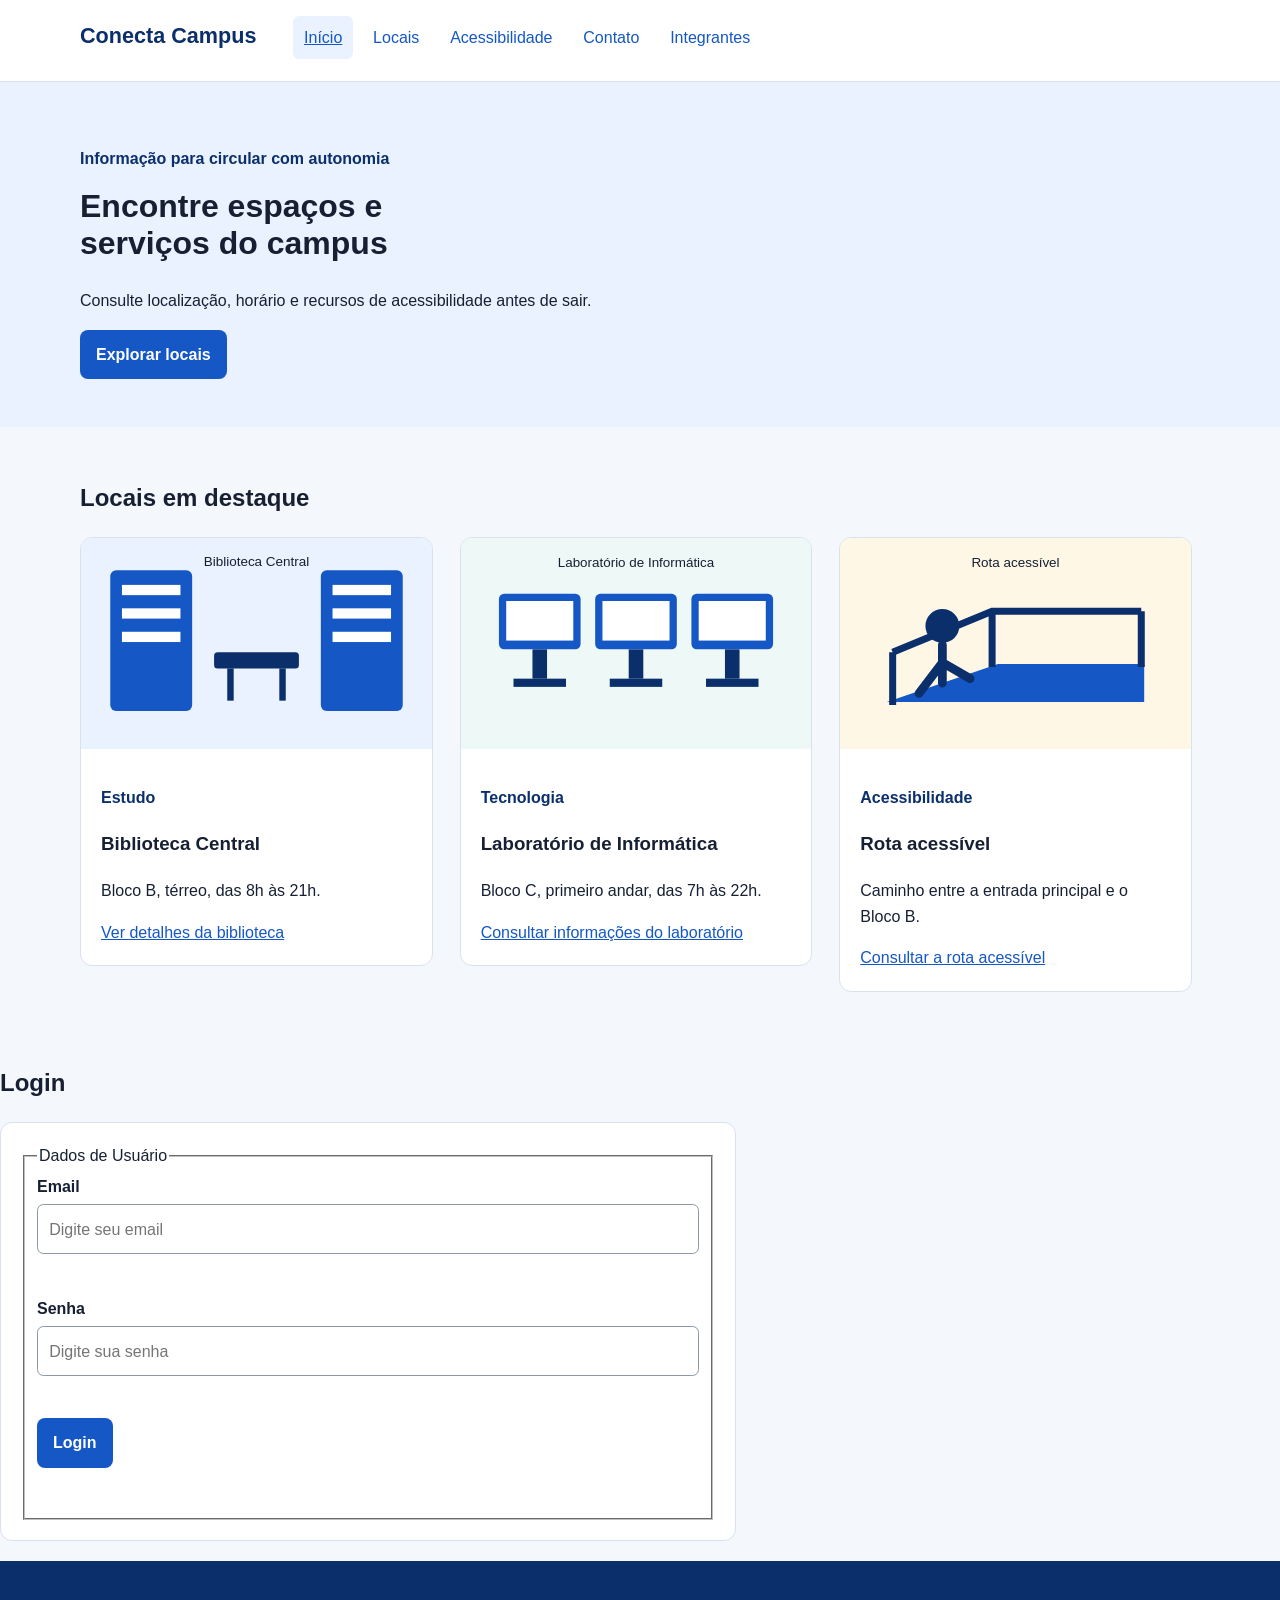
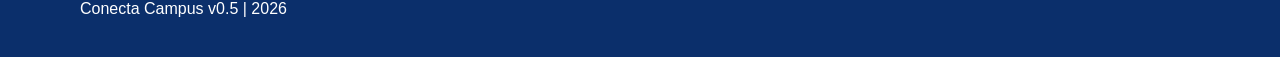
<file: index.html>
<!DOCTYPE html>
<html lang="pt-BR">

<head>
  <meta charset="UTF-8">
  <meta name="viewport" content="width=device-width, initial-scale=1.0">
  <title>Conecta Campus | Início</title>
  <link rel="stylesheet" href="css/style.css">
  <script src="./js/script.js" defer></script>

</head>

<body>
  <!--
  RM575069-GABRIELY SANTOS MOREIRA
  -->
  <header class="cabecalho">

    <div class="container cabecalho-conteudo">
      <a id="marca" class="marca" href="index.html" aria-label="Conecta Campus página inicial">Conecta Campus</a>
      <button class="botao-menu" id="botao-menu" type="button" aria-expanded="false" aria-controls="menu-principal">
        <span>Menu</span>
        <span class="icone-menu" aria-hidden="true">☰</span>
      </button>
      <nav id="menu-principal" class="navegacao-principal" aria-label="Navegação principal">
        <ul class="menu">
          <li><a href="index.html" aria-current="page">Início</a></li>
          <li><a href="locais.html">Locais</a></li>
          <li><a href="detalhes.html">Acessibilidade</a></li>
          <li><a href="contato.html">Contato</a></li>
          <li><a href="integrantes.html">Integrantes</a></li>
        </ul>
      </nav>
    </div>
  </header>

  <main>
    <section class="hero" aria-labelledby="titulo-principal">
      <div class="container">
        <p class="etiqueta">Informação para circular com autonomia</p>
        <h1 id="titulo-principal">Encontre espaços e serviços do campus</h1>
        <p>Consulte localização, horário e recursos de acessibilidade antes de sair.</p>
        <a class="botao" href="locais.html">Explorar locais</a>
      </div>
    </section>

    <section class="secao container" aria-labelledby="titulo-destaques">
      <h2 id="titulo-destaques">Locais em destaque</h2>
      <div class="lista-cartoes">
        <article class="cartao">
          <img src="img/biblioteca.svg" alt="Estantes e mesas de estudo na biblioteca">
          <div class="cartao-conteudo">
            <p class="etiqueta">Estudo</p>
            <h3>Biblioteca Central</h3>
            <p>Bloco B, térreo, das 8h às 21h.</p>
            <a href="detalhes.html">Ver detalhes da biblioteca</a>
          </div>
        </article>

        <article class="cartao">
          <img src="img/laboratorio.svg" alt="Computadores disponíveis no laboratório de informática">
          <div class="cartao-conteudo">
            <p class="etiqueta">Tecnologia</p>
            <h3>Laboratório de Informática</h3>
            <p>Bloco C, primeiro andar, das 7h às 22h.</p>
            <a href="locais.html">Consultar informações do laboratório</a>
          </div>
        </article>

        <article class="cartao">
          <img src="img/rota-acessivel.svg" alt="Rampa com corrimãos indicando uma rota acessível">
          <div class="cartao-conteudo">
            <p class="etiqueta">Acessibilidade</p>
            <h3>Rota acessível</h3>
            <p>Caminho entre a entrada principal e o Bloco B.</p>
            <a href="detalhes.html#orientacao">Consultar a rota acessível</a>
          </div>
        </article>
      </div>
    </section>

    <section class="login">
      <h2>Login</h2>
      <form id="formulario-contato" novalidate method="get">
        <fieldset>
          <legend> Dados de Usuário</legend>
          <div class="campo-formulario">
            <label for="nome">Email</label>
            <input type="email" id="email" name="email" autocomplete="email" aria-describedby="erro-email" 
            required minlength="9" maxlength="50" placeholder="Digite seu email">
            <small class="mensagem-erro" id="erro-senha"></small>
          </div>

          <div class="campo-formulario">
            <label for="senha">Senha</label>
            <input type="password" id="senha" name="senha" autocomplete="senha" aria-describedby="erro-senha" required placeholder="Digite sua senha">
            <small class="mensagem-erro" id="erro-senha"></small>
          </div>
        
          <button class="botao" type="submit" id="btnLogin">Login</button>
          <p id="mensagem-status" class="mensagem-status" role="status" aria-live="polite"></p>
        </form>
        </fieldset>
    </section>
  </main>
  
  <footer class="rodape"> <div class="container"> <p>Conecta Campus v0.5 | <span data-ano-atual>2026</span></p> </div>
  </footer>
</body>
</html>
</file>
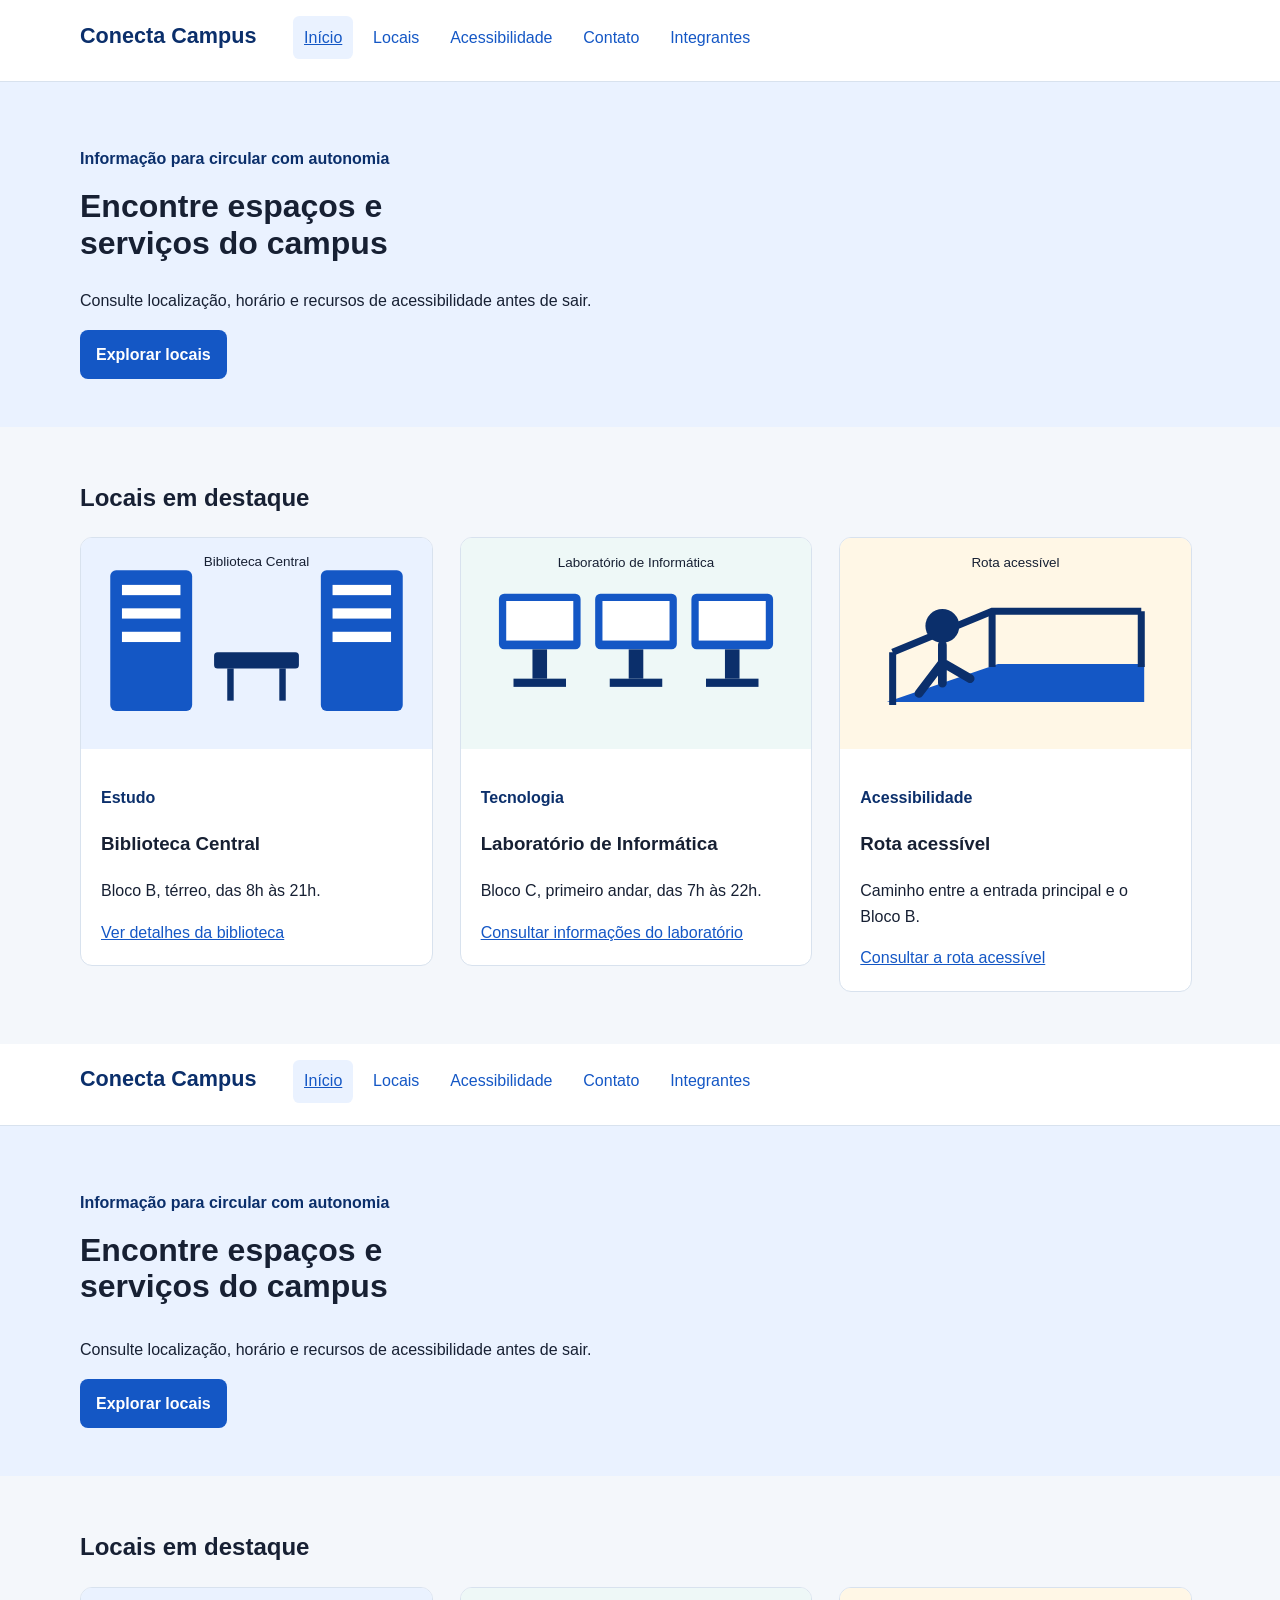
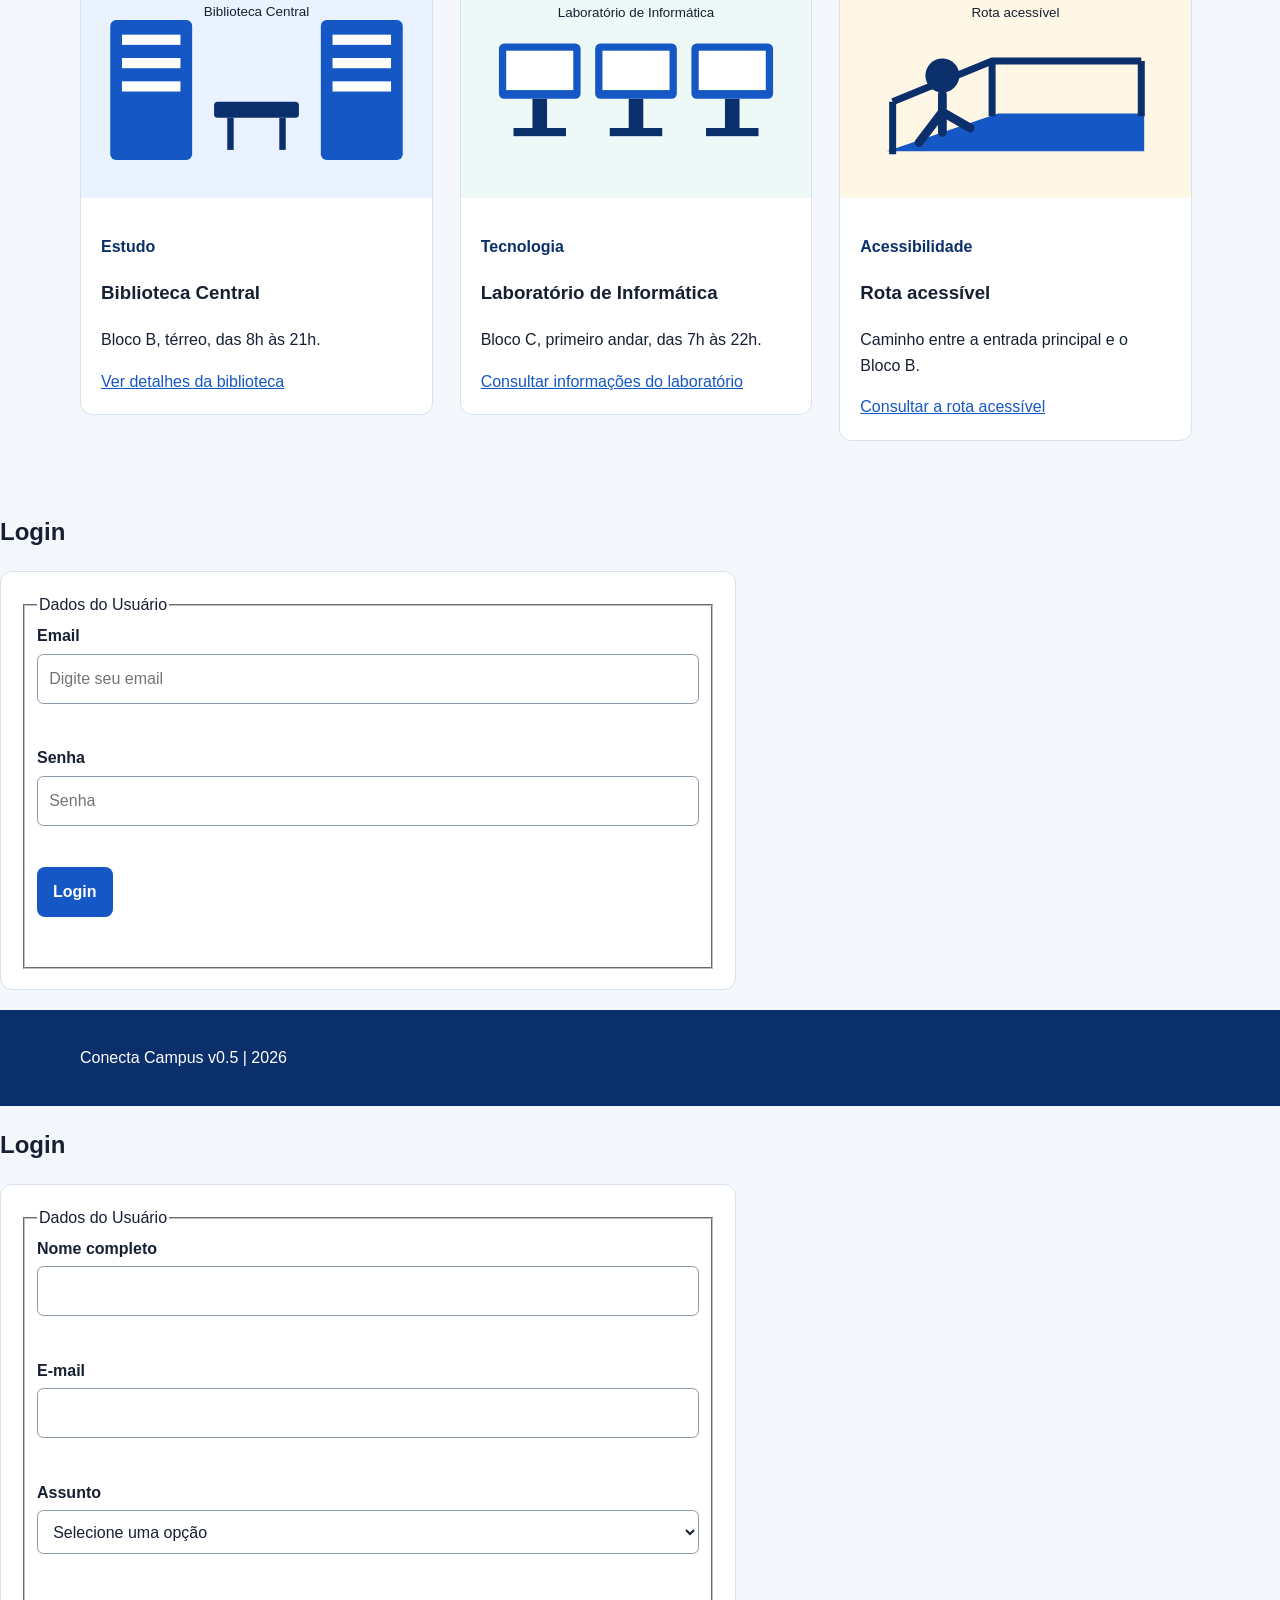
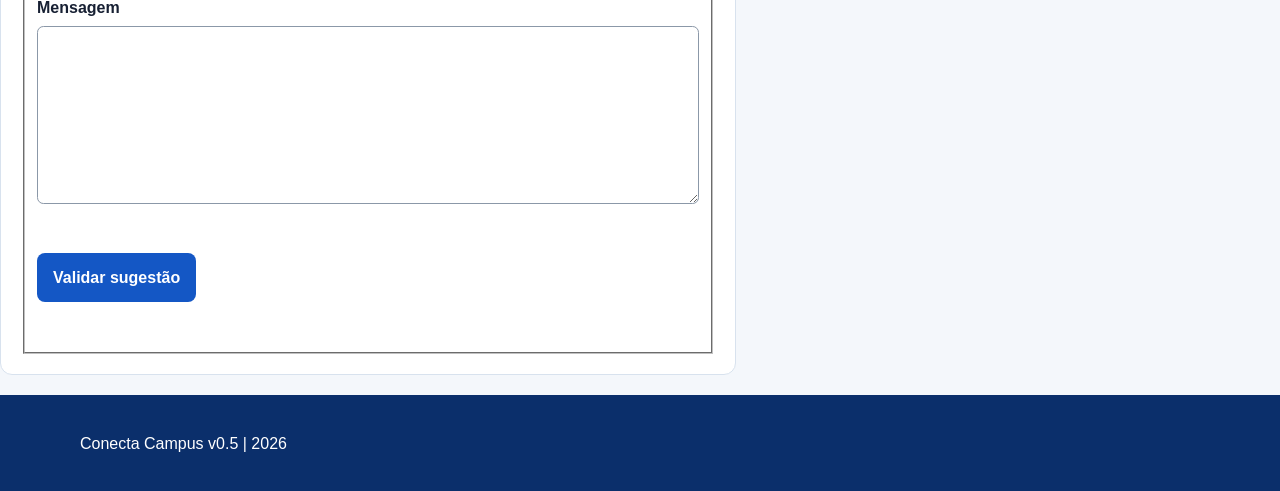
<file: Index.html>
<!DOCTYPE html>
<html lang="pt-BR">

<head>
  <meta charset="UTF-8">
  <meta name="viewport" content="width=device-width, initial-scale=1.0">
  <title>Conecta Campus | Início</title>
  <link rel="stylesheet" href="css/style.css">

  <!-- <script src="js/script.js" defer></script> -->

  <script src="./js/script.js" defer></script>


</head>

<body>
  <header class="cabecalho">

    <div class="container cabecalho-conteudo">
      <a id="marca" class="marca" href="index.html" aria-label="Conecta Campus página inicial">Conecta Campus</a>
      <button class="botao-menu" id="botao-menu" type="button" aria-expanded="false" aria-controls="menu-principal">
        <span>Menu</span>
        <span class="icone-menu" aria-hidden="true">☰</span>
      </button>
      <nav id="menu-principal" class="navegacao-principal" aria-label="Navegação principal">
        <ul class="menu">
          <li><a href="index.html" aria-current="page">Início</a></li>
          <li><a href="locais.html">Locais</a></li>
          <li><a href="detalhes.html">Acessibilidade</a></li>
          <li><a href="contato.html">Contato</a></li>
          <li><a href="integrantes.html">Integrantes</a></li>
        </ul>
      </nav>
    </div>
  </header>

  <main>
    <section class="hero" aria-labelledby="titulo-principal">
      <div class="container">
        <p class="etiqueta">Informação para circular com autonomia</p>
        <h1 id="titulo-principal">Encontre espaços e serviços do campus</h1>
        <p>Consulte localização, horário e recursos de acessibilidade antes de sair.</p>
        <a class="botao" href="locais.html">Explorar locais</a>
      </div>
    </section>

    <section class="secao container" aria-labelledby="titulo-destaques">
      <h2 id="titulo-destaques">Locais em destaque</h2>
      <div class="lista-cartoes">
        <article class="cartao">
          <img src="img/biblioteca.svg" alt="Estantes e mesas de estudo na biblioteca">
          <div class="cartao-conteudo">
            <p class="etiqueta">Estudo</p>
            <h3>Biblioteca Central</h3>
            <p>Bloco B, térreo, das 8h às 21h.</p>
            <a href="detalhes.html">Ver detalhes da biblioteca</a>
          </div>
        </article>

        <article class="cartao">
          <img src="img/laboratorio.svg" alt="Computadores disponíveis no laboratório de informática">
          <div class="cartao-conteudo">
            <p class="etiqueta">Tecnologia</p>
            <h3>Laboratório de Informática</h3>
            <p>Bloco C, primeiro andar, das 7h às 22h.</p>
            <a href="locais.html">Consultar informações do laboratório</a>
          </div>
        </article>

        <article class="cartao">
          <img src="img/rota-acessivel.svg" alt="Rampa com corrimãos indicando uma rota acessível">
          <div class="cartao-conteudo">
            <p class="etiqueta">Acessibilidade</p>
            <h3>Rota acessível</h3>
            <p>Caminho entre a entrada principal e o Bloco B.</p>
            <a href="detalhes.html#orientacao">Consultar a rota acessível</a>
          </div>
        </article>
      </div>
    </section>

    <section class="login">
      <!DOCTYPE html>
      <html lang="pt-BR">

      <head>
        <meta charset="UTF-8">
        <meta name="viewport" content="width=device-width, initial-scale=1.0">
        <title>Conecta Campus | Início</title>
        <link rel="stylesheet" href="css/style.css">

        <!-- <script src="js/script.js" defer></script> -->

        <script src="./js/script.js" defer></script>


      </head>

      <body>
        <header class="cabecalho">

          <div class="container cabecalho-conteudo">
            <a id="marca" class="marca" href="index.html" aria-label="Conecta Campus página inicial">Conecta Campus</a>
            <button class="botao-menu" id="botao-menu" type="button" aria-expanded="false"
              aria-controls="menu-principal">
              <span>Menu</span>
              <span class="icone-menu" aria-hidden="true">☰</span>
            </button>
            <nav id="menu-principal" class="navegacao-principal" aria-label="Navegação principal">
              <ul class="menu">
                <li><a href="index.html" aria-current="page">Início</a></li>
                <li><a href="locais.html">Locais</a></li>
                <li><a href="detalhes.html">Acessibilidade</a></li>
                <li><a href="contato.html">Contato</a></li>
                <li><a href="integrantes.html">Integrantes</a></li>
              </ul>
            </nav>
          </div>
        </header>

        <main>
          <section class="hero" aria-labelledby="titulo-principal">
            <div class="container">
              <p class="etiqueta">Informação para circular com autonomia</p>
              <h1 id="titulo-principal">Encontre espaços e serviços do campus</h1>
              <p>Consulte localização, horário e recursos de acessibilidade antes de sair.</p>
              <a class="botao" href="locais.html">Explorar locais</a>
            </div>
          </section>

          <section class="secao container" aria-labelledby="titulo-destaques">
            <h2 id="titulo-destaques">Locais em destaque</h2>
            <div class="lista-cartoes">
              <article class="cartao">
                <img src="img/biblioteca.svg" alt="Estantes e mesas de estudo na biblioteca">
                <div class="cartao-conteudo">
                  <p class="etiqueta">Estudo</p>
                  <h3>Biblioteca Central</h3>
                  <p>Bloco B, térreo, das 8h às 21h.</p>
                  <a href="detalhes.html">Ver detalhes da biblioteca</a>
                </div>
              </article>

              <article class="cartao">
                <img src="img/laboratorio.svg" alt="Computadores disponíveis no laboratório de informática">
                <div class="cartao-conteudo">
                  <p class="etiqueta">Tecnologia</p>
                  <h3>Laboratório de Informática</h3>
                  <p>Bloco C, primeiro andar, das 7h às 22h.</p>
                  <a href="locais.html">Consultar informações do laboratório</a>
                </div>
              </article>

              <article class="cartao">
                <img src="img/rota-acessivel.svg" alt="Rampa com corrimãos indicando uma rota acessível">
                <div class="cartao-conteudo">
                  <p class="etiqueta">Acessibilidade</p>
                  <h3>Rota acessível</h3>
                  <p>Caminho entre a entrada principal e o Bloco B.</p>
                  <a href="detalhes.html#orientacao">Consultar a rota acessível</a>
                </div>
              </article>
            </div>
          </section>

          <section class="login">
            <h2>Login</h2>
            <form id="formulario-contato" novalidate method="GET">
              <fieldset>
                <legend>Dados do Usuário</legend>

                <div class="campo-formulario">
                  <label for="email">Email</label>
                  <input type="email" id="email" name="email" autocomplete="email" aria-describedby="erro-email"
                    required minlength="9" maxlength="50" placeholder="Digite seu email">
                  <small class="mensagem-erro" id="erro-email"></small>
                </div>

                <div class="campo-formulario">
                  <label for="senha">Senha</label>
                  <input type="password" id="senha" name="senha" autocomplete="senha" aria-describedby="erro-senha"
                    placeholder="Senha">
                  <small class="mensagem-erro" id="erro-senha"></small>
                </div>

                <button class="botao" type="submit" id="btnLogin">Login</button>
                <p id="mensagem-status" class="mensagem-status" role="status" aria-live="polite"></p>
              </fieldset>
            </form>
          </section>

        </main>

        <footer class="rodape">
          <div class="container">
            <p>Conecta Campus v0.5 | <span data-ano-atual>2026</span></p>
          </div>
        </footer>



      </body>

      </html>
      <h2>Login</h2>
      <form id="formulario-contato" novalidate>
        <fieldset>
          <legend>Dados do Usuário</legend>

          <div class="campo-formulario">
            <label for="nome">Nome completo</label>
            <input type="text" id="nome" name="nome" autocomplete="name" aria-describedby="erro-nome">
            <small class="mensagem-erro" id="erro-nome"></small>
          </div>

          <div class="campo-formulario">
            <label for="email">E-mail</label>
            <input type="email" id="email" name="email" autocomplete="email" aria-describedby="erro-email">
            <small class="mensagem-erro" id="erro-email"></small>
          </div>

          <div class="campo-formulario">
            <label for="assunto">Assunto</label>
            <select id="assunto" name="assunto" aria-describedby="erro-assunto">
              <option value="">Selecione uma opção</option>
              <option value="novo-local">Novo local</option>
              <option value="acessibilidade">Acessibilidade</option>
              <option value="correcao">Correção de informação</option>
            </select>
            <small class="mensagem-erro" id="erro-assunto"></small>
          </div>

          <div class="campo-formulario">
            <label for="mensagem">Mensagem</label>
            <textarea id="mensagem" name="mensagem" rows="6" aria-describedby="erro-mensagem"></textarea>
            <small class="mensagem-erro" id="erro-mensagem"></small>
          </div>

          <button class="botao" type="submit">Validar sugestão</button>
          <p id="mensagem-status" class="mensagem-status" role="status" aria-live="polite"></p>
        </fieldset>
      </form>
    </section>

  </main>

  <footer class="rodape">
    <div class="container">
      <p>Conecta Campus v0.5 | <span data-ano-atual>2026</span></p>
    </div>
  </footer>



</body>

</html>
</file>
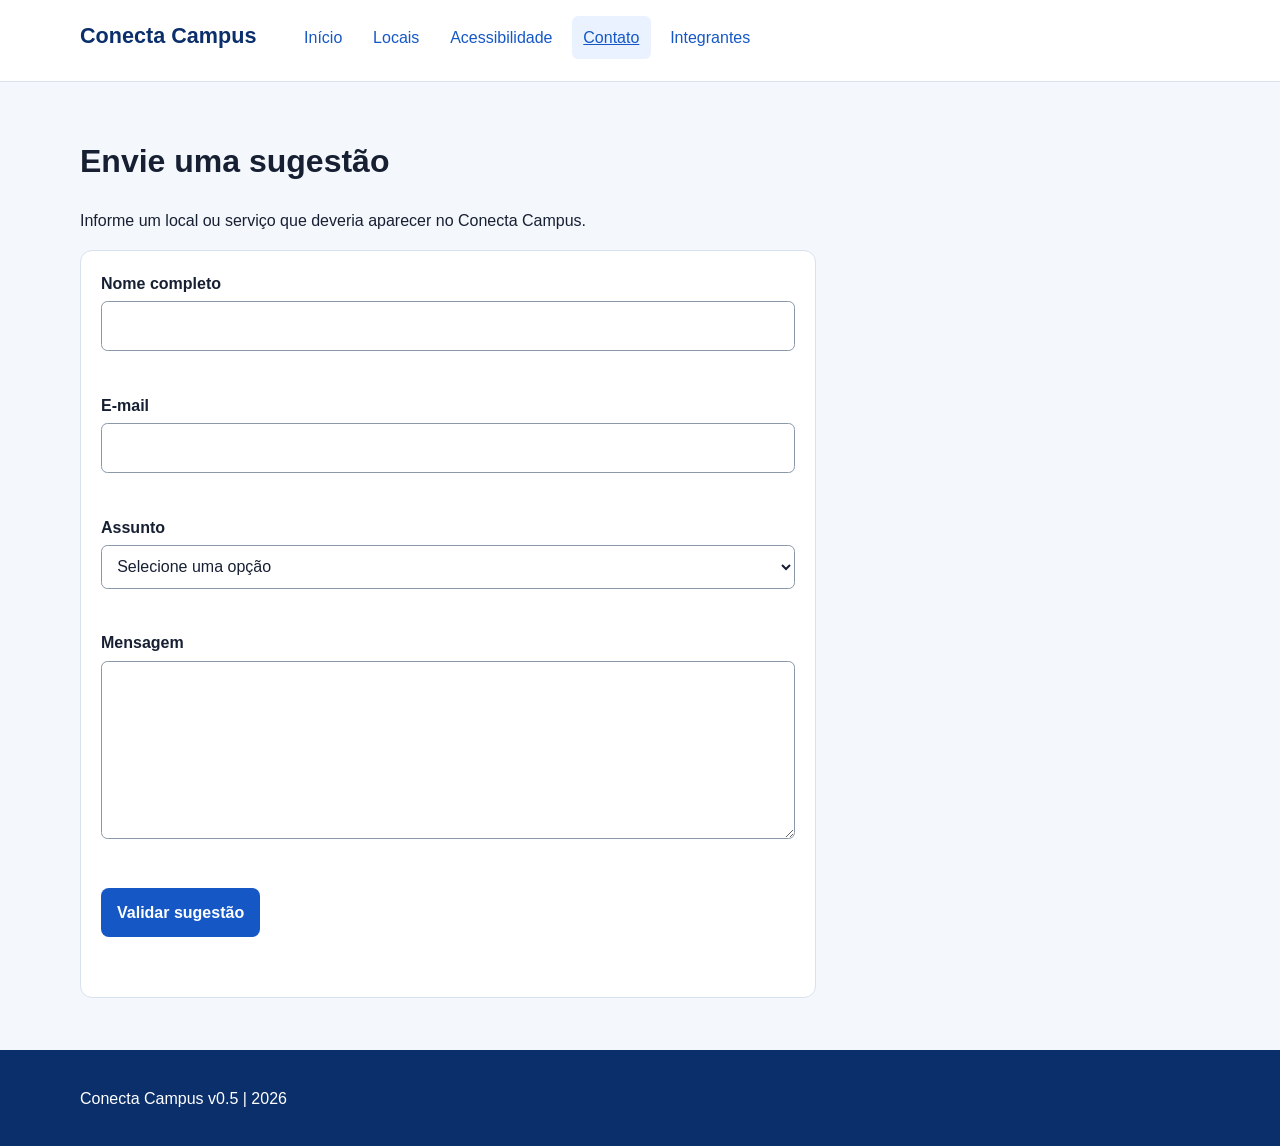
<file: contato.html>
<!DOCTYPE html>
<html lang="pt-BR">

<head>
  <meta charset="UTF-8">
  <meta name="viewport" content="width=device-width, initial-scale=1.0">
  <title>Conecta Campus | Contato</title>
  <link rel="stylesheet" href="css/style.css">
  <script src="js/script.js" defer></script>
</head>

<body>
  <!--
  RMXXXXXX-NOME COMPLETO
  RMXXXXXX-NOME COMPLETO
  -->
  <header class="cabecalho">
    <div class="container cabecalho-conteudo">
      <a class="marca" href="index.html">Conecta Campus</a>
      <button class="botao-menu" id="botao-menu" type="button" aria-expanded="false" aria-controls="menu-principal">
        <span>Menu</span>
        <span class="icone-menu" aria-hidden="true">☰</span>
      </button>
      <nav id="menu-principal" class="navegacao-principal" aria-label="Navegação principal">
        <ul class="menu">
          <li><a href="index.html">Início</a></li>
          <li><a href="locais.html">Locais</a></li>
          <li><a href="detalhes.html">Acessibilidade</a></li>
          <li><a href="contato.html" aria-current="page">Contato</a></li>
          <li><a href="integrantes.html">Integrantes</a></li>
        </ul>
      </nav>
    </div>
  </header>
  <main class="secao container">
    <h1>Envie uma sugestão</h1>
    <p>Informe um local ou serviço que deveria aparecer no Conecta Campus.</p>

    <form id="formulario-contato" novalidate>
      <div class="campo-formulario">
        <label for="nome">Nome completo</label>
        <input type="text" id="nome" name="nome" autocomplete="name" aria-describedby="erro-nome">
        <small class="mensagem-erro" id="erro-nome"></small>
      </div>

      <div class="campo-formulario">
        <label for="email">E-mail</label>
        <input type="email" id="email" name="email" autocomplete="email" aria-describedby="erro-email">
        <small class="mensagem-erro" id="erro-email"></small>
      </div>

      <div class="campo-formulario">
        <label for="assunto">Assunto</label>
        <select id="assunto" name="assunto" aria-describedby="erro-assunto">
          <option value="">Selecione uma opção</option>
          <option value="novo-local">Novo local</option>
          <option value="acessibilidade">Acessibilidade</option>
          <option value="correcao">Correção de informação</option>
        </select>
        <small class="mensagem-erro" id="erro-assunto"></small>
      </div>

      <div class="campo-formulario">
        <label for="mensagem">Mensagem</label>
        <textarea id="mensagem" name="mensagem" rows="6" aria-describedby="erro-mensagem"></textarea>
        <small class="mensagem-erro" id="erro-mensagem"></small>
      </div>

      <button class="botao" type="submit">Validar sugestão</button>
      <p id="mensagem-status" class="mensagem-status" role="status" aria-live="polite"></p>
    </form>
  </main>
  <footer class="rodape">
    <div class="container">
      <p>Conecta Campus v0.5 | <span data-ano-atual>2026</span></p>
    </div>
  </footer>
</body>

</html>
</file>
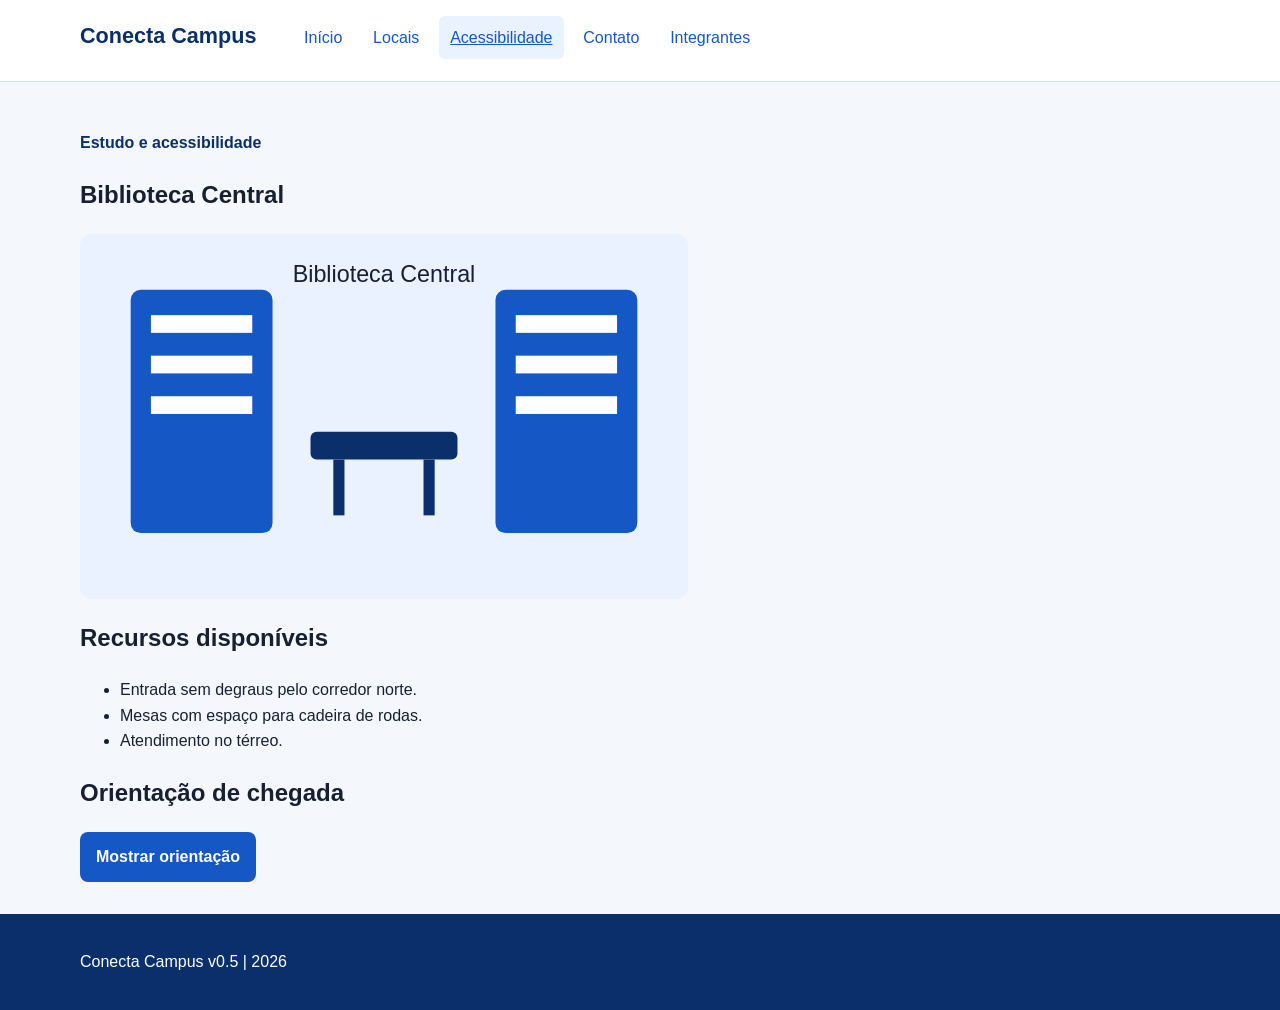
<file: detalhes.html>
<!DOCTYPE html>
<html lang="pt-BR">
<head>
  <meta charset="UTF-8">
  <meta name="viewport" content="width=device-width, initial-scale=1.0">
  <title>Conecta Campus | Acessibilidade</title>
  <link rel="stylesheet" href="css/style.css">
  <script src="js/script.js" defer></script>
</head>
<body>
  <!--
  RMXXXXXX-NOME COMPLETO
  RMXXXXXX-NOME COMPLETO
  -->
  <header class="cabecalho">
    <div class="container cabecalho-conteudo">
      <a class="marca" href="index.html">Conecta Campus</a>
      <button class="botao-menu" id="botao-menu" type="button" aria-expanded="false" aria-controls="menu-principal">
        <span>Menu</span>
        <span class="icone-menu" aria-hidden="true">☰</span>
      </button>
      <nav id="menu-principal" class="navegacao-principal" aria-label="Navegação principal">
        <ul class="menu">
          <li><a href="index.html">Início</a></li>
          <li><a href="locais.html">Locais</a></li>
          <li><a href="detalhes.html" aria-current="page">Acessibilidade</a></li>
          <li><a href="contato.html">Contato</a></li>
          <li><a href="integrantes.html">Integrantes</a></li>
        </ul>
      </nav>
    </div>
  </header>
  <main class="secao container">
    <article>
      <p class="etiqueta">Estudo e acessibilidade</p>
      <h1>Biblioteca Central</h1>
      <img class="imagem-detalhe" src="img/biblioteca.svg" alt="Estantes e mesas de estudo na biblioteca">
      <h2>Recursos disponíveis</h2>
      <ul>
        <li>Entrada sem degraus pelo corredor norte.</li>
        <li>Mesas com espaço para cadeira de rodas.</li>
        <li>Atendimento no térreo.</li>
      </ul>
      <section id="orientacao" aria-labelledby="titulo-orientacao">
        <h2 id="titulo-orientacao">Orientação de chegada</h2>
        <button class="botao" id="botao-orientacao" type="button" aria-expanded="false" aria-controls="painel-orientacao">Mostrar orientação</button>
        <div id="painel-orientacao" hidden>
          <p>Entre pelo portão principal, siga até o Bloco B e utilize a rampa do corredor norte.</p>
        </div>
      </section>
    </article>
  </main>
  <footer class="rodape"><div class="container"><p>Conecta Campus v0.5 | <span data-ano-atual>2026</span></p></div></footer>
</body>
</html>
</file>
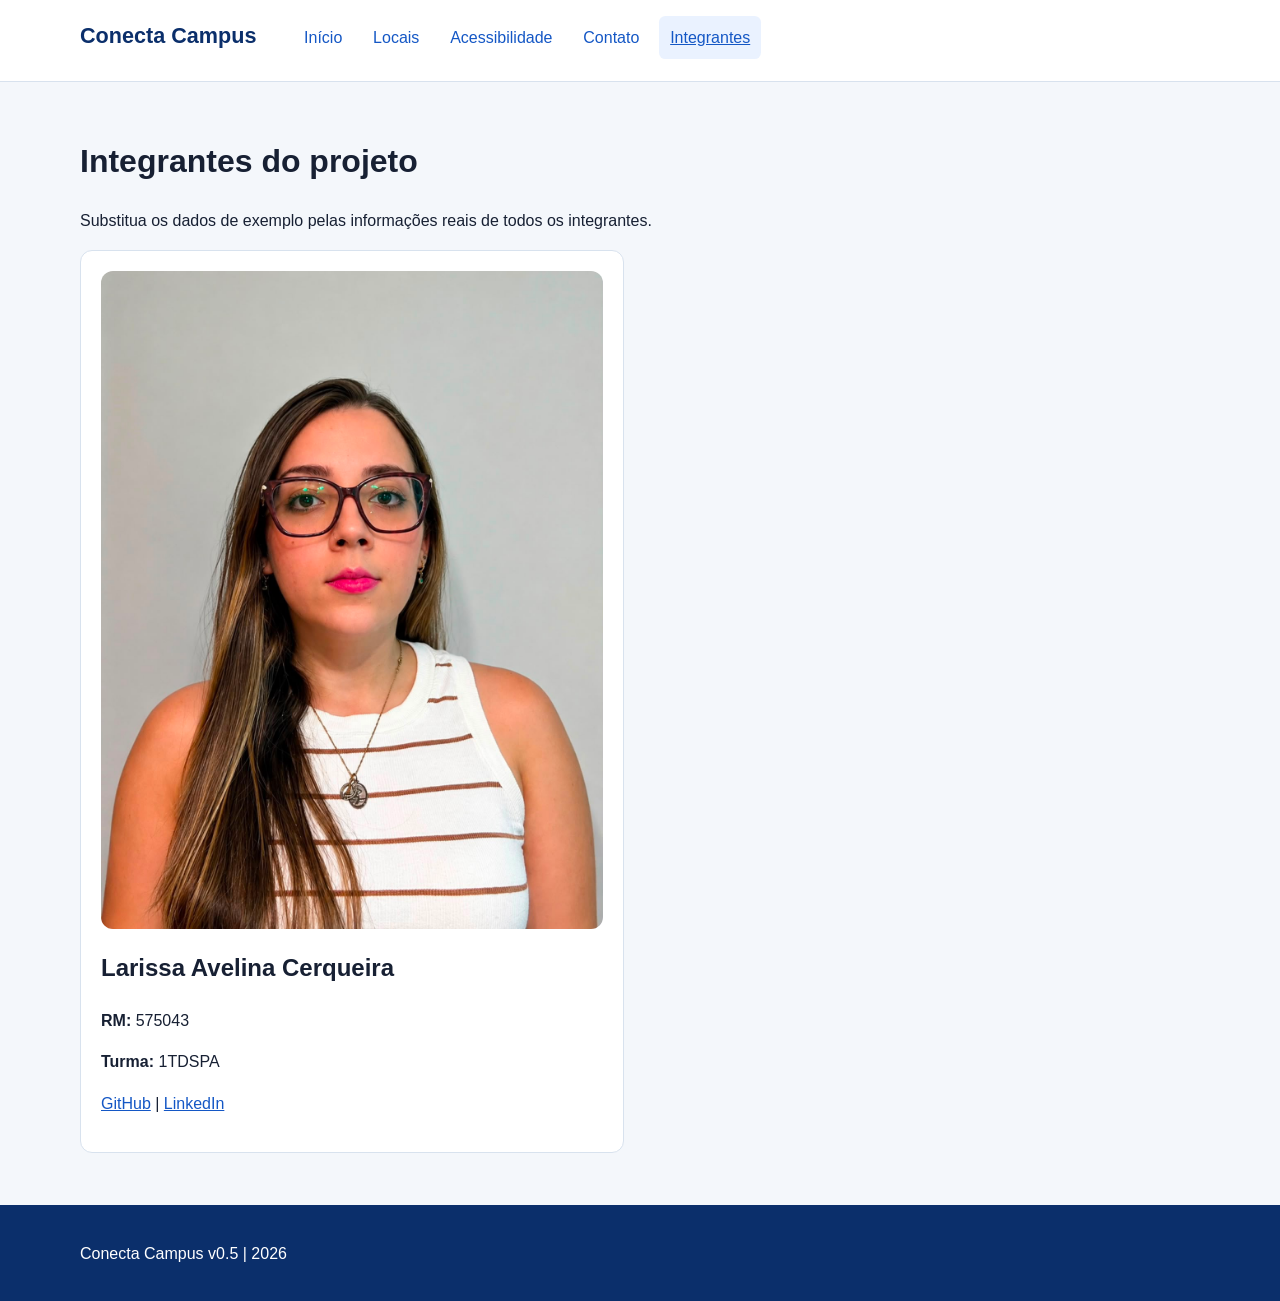
<file: integrantes.html>
<!DOCTYPE html>
<html lang="pt-BR">
<head>
  <meta charset="UTF-8">
  <meta name="viewport" content="width=device-width, initial-scale=1.0">
  <title>Conecta Campus | Integrantes</title>
  <link rel="stylesheet" href="css/style.css">
  <script src="js/script.js" defer></script>
</head>
<body>
  <!--
  RM575043-Larissa Avelina Cerqueira
  
  -->
  <header class="cabecalho">
    <div class="container cabecalho-conteudo">
      <a class="marca" href="index.html">Conecta Campus</a>
      <button class="botao-menu" id="botao-menu" type="button" aria-expanded="false" aria-controls="menu-principal">
        <span>Menu</span>
        <span class="icone-menu" aria-hidden="true">☰</span>
      </button>
      <nav id="menu-principal" class="navegacao-principal" aria-label="Navegação principal">
        <ul class="menu">
          <li><a href="index.html">Início</a></li>
          <li><a href="locais.html">Locais</a></li>
          <li><a href="detalhes.html">Acessibilidade</a></li>
          <li><a href="contato.html">Contato</a></li>
          <li><a href="integrantes.html" aria-current="page">Integrantes</a></li>
        </ul>
      </nav>
    </div>
  </header>
  <main class="secao container">
    <h1>Integrantes do projeto</h1>
    <p>Substitua os dados de exemplo pelas informações reais de todos os integrantes.</p>
    <section class="integrante" aria-labelledby="integrante-1">
      <img src="img/Larissa.jpeg" alt="Foto de NOME COMPLETO">
      <h2 id="integrante-1">Larissa Avelina Cerqueira</h2>
      <p><strong>RM:</strong> 575043</p>
      <p><strong>Turma:</strong> 1TDSPA</p>
      <p><a href="https://github.com/lariavelina">GitHub</a> | <a href="https://www.linkedin.com/in/larissa-cerqueira-330863344?utm_source=share_via&utm_content=profile&utm_medium=member_ios
Organizations">LinkedIn</a></p>
    </section>
  </main>
  <footer class="rodape"><div class="container"><p>Conecta Campus v0.5 | <span data-ano-atual>2026</span></p></div></footer>
</body>
</html>
</file>
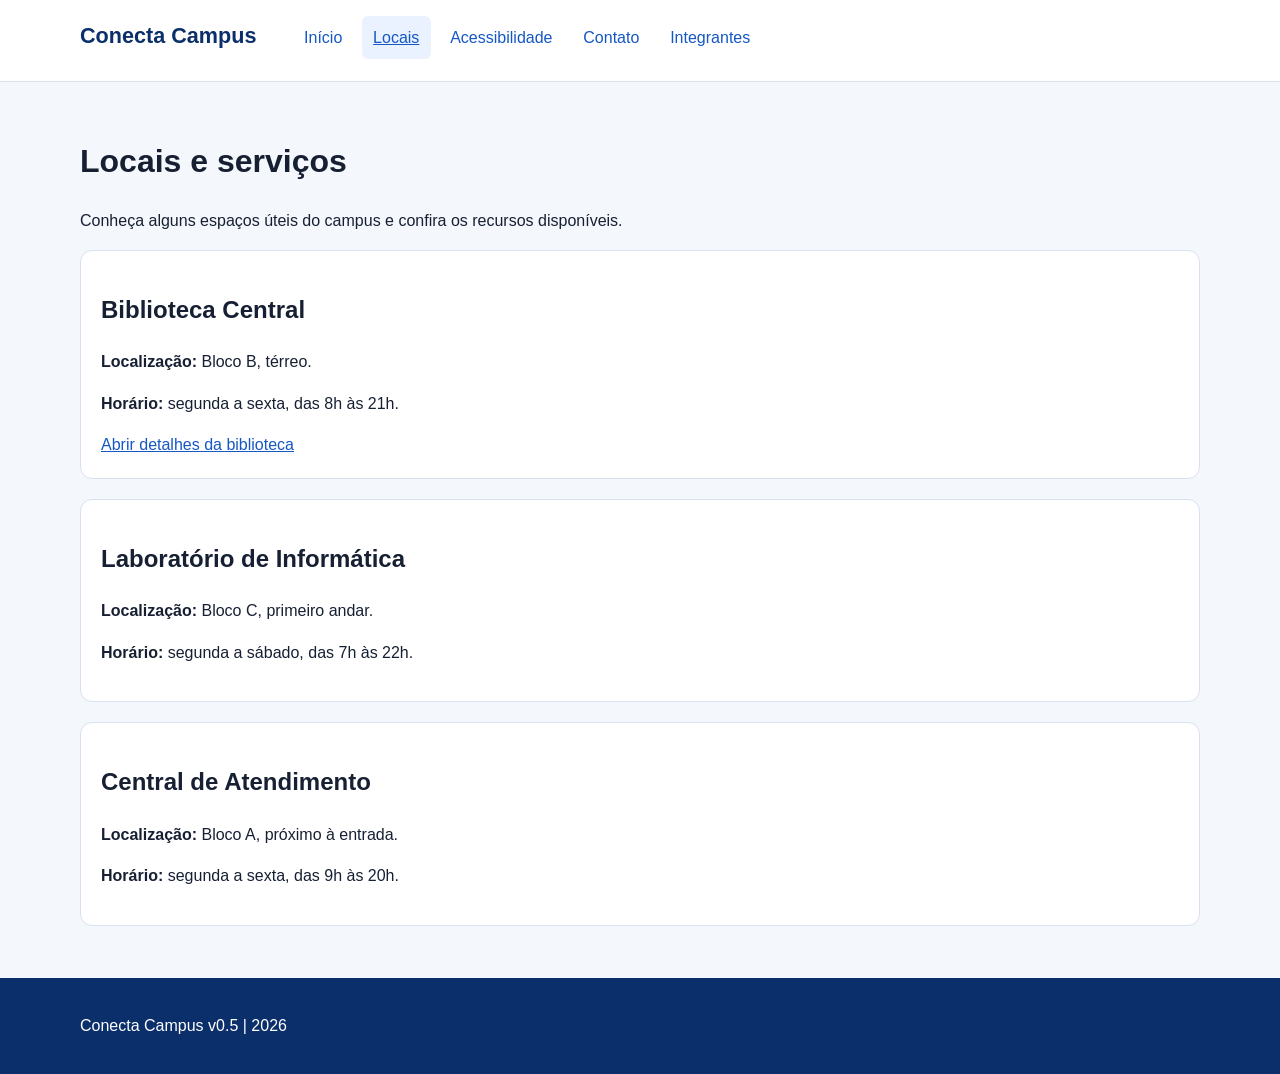
<file: locais.html>
<!DOCTYPE html>
<html lang="pt-BR">
<head>
  <meta charset="UTF-8">
  <meta name="viewport" content="width=device-width, initial-scale=1.0">
  <title>Conecta Campus | Locais</title>
  <link rel="stylesheet" href="css/style.css">
  <script src="js/script.js" defer></script>
</head>
<body>
  <!--
  RMXXXXXX-NOME COMPLETO
  RMXXXXXX-NOME COMPLETO
  -->
  <header class="cabecalho">
    <div class="container cabecalho-conteudo">
      <a class="marca" href="index.html">Conecta Campus</a>
      <button class="botao-menu" id="botao-menu" type="button" aria-expanded="false" aria-controls="menu-principal">
        <span>Menu</span>
        <span class="icone-menu" aria-hidden="true">☰</span>
      </button>
      <nav id="menu-principal" class="navegacao-principal" aria-label="Navegação principal">
        <ul class="menu">
          <li><a href="index.html">Início</a></li>
          <li><a href="locais.html" aria-current="page">Locais</a></li>
          <li><a href="detalhes.html">Acessibilidade</a></li>
          <li><a href="contato.html">Contato</a></li>
          <li><a href="integrantes.html">Integrantes</a></li>
        </ul>
      </nav>
    </div>
  </header>
  <main class="secao container">
    <h1>Locais e serviços</h1>
    <p>Conheça alguns espaços úteis do campus e confira os recursos disponíveis.</p>
    <article class="local-resumo">
      <h2>Biblioteca Central</h2>
      <p><strong>Localização:</strong> Bloco B, térreo.</p>
      <p><strong>Horário:</strong> segunda a sexta, das 8h às 21h.</p>
      <a href="detalhes.html">Abrir detalhes da biblioteca</a>
    </article>
    <article class="local-resumo">
      <h2>Laboratório de Informática</h2>
      <p><strong>Localização:</strong> Bloco C, primeiro andar.</p>
      <p><strong>Horário:</strong> segunda a sábado, das 7h às 22h.</p>
    </article>
    <article class="local-resumo">
      <h2>Central de Atendimento</h2>
      <p><strong>Localização:</strong> Bloco A, próximo à entrada.</p>
      <p><strong>Horário:</strong> segunda a sexta, das 9h às 20h.</p>
    </article>
  </main>
  <footer class="rodape"><div class="container"><p>Conecta Campus v0.5 | <span data-ano-atual>2026</span></p></div></footer>
</body>
</html>
</file>
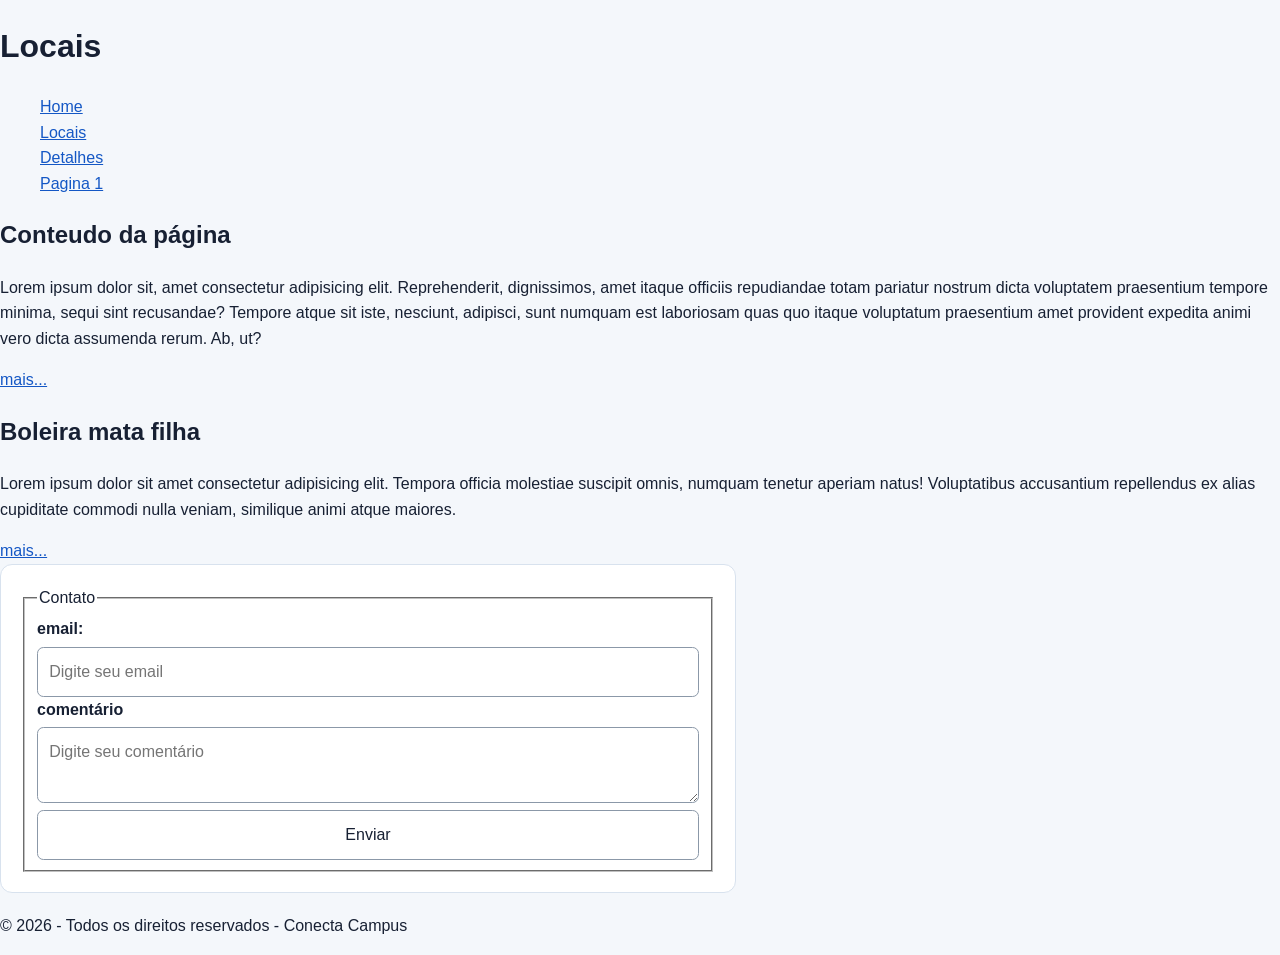
<file: locals.html>
<!DOCTYPE html>
<html lang="pt-br">
    <head>
        <meta charset="UTF-8">
        <meta name="viewport" content="width=device-width, initial-scale=1.0">
        <title>Conecta Campus</title>
        <link rel="stylesheet" href="css/style.css">
    </head>
    <body>
        <header>
            <h1>Locais</h1>
            <nav>
                <ol style="list-style: none;">
                     <li><a href="./index.html">Home</a></li>
                    <li><a href="./locals.html">Locais</a></li>
                    <li><a href="./detalhes.html">Detalhes</a></li>
                    <li><a href="./paginas/pagina1.html">Pagina 1</a></li>

                </ol>
            </nav>
        </header>
        <header></header>
        <main>
            <section>
                <h2>Conteudo da página</h2>
                <p>Lorem ipsum dolor sit, amet consectetur adipisicing elit. Reprehenderit, dignissimos, amet itaque officiis repudiandae totam pariatur nostrum dicta voluptatem praesentium tempore minima, sequi sint recusandae? Tempore atque sit iste, nesciunt, adipisci, sunt numquam est laboriosam quas quo itaque voluptatum praesentium amet provident expedita animi vero dicta assumenda rerum. Ab, ut?</p>
                <a href="#">mais...</a>
            </section>
            <article>
                <h2>Boleira mata filha</h2>
                <p>Lorem ipsum dolor sit amet consectetur adipisicing elit. Tempora officia molestiae suscipit omnis, numquam tenetur aperiam natus! Voluptatibus accusantium repellendus ex alias cupiditate commodi nulla veniam, similique animi atque maiores.</p>
                <a href="#">mais...</a>
            </article>
        </main>
        <footer>
            <div>
                <form>

                    <fieldset>
                        <legend>Contato</legend>
                        <label for="">email:</label>
                        <input type="email"name="email" placeholder="Digite seu email">
    
                        <label for="">comentário</label>
                        <textarea name="comentário" placeholder="Digite seu comentário"></textarea>
    
                        <input type="submit" name="enviar" value="Enviar">
                    </fieldset>

                </form>
            </div>
            <p>&copy; 2026 - Todos os direitos reservados - Conecta Campus</p>
        </footer>
    </body>
</html>
</file>
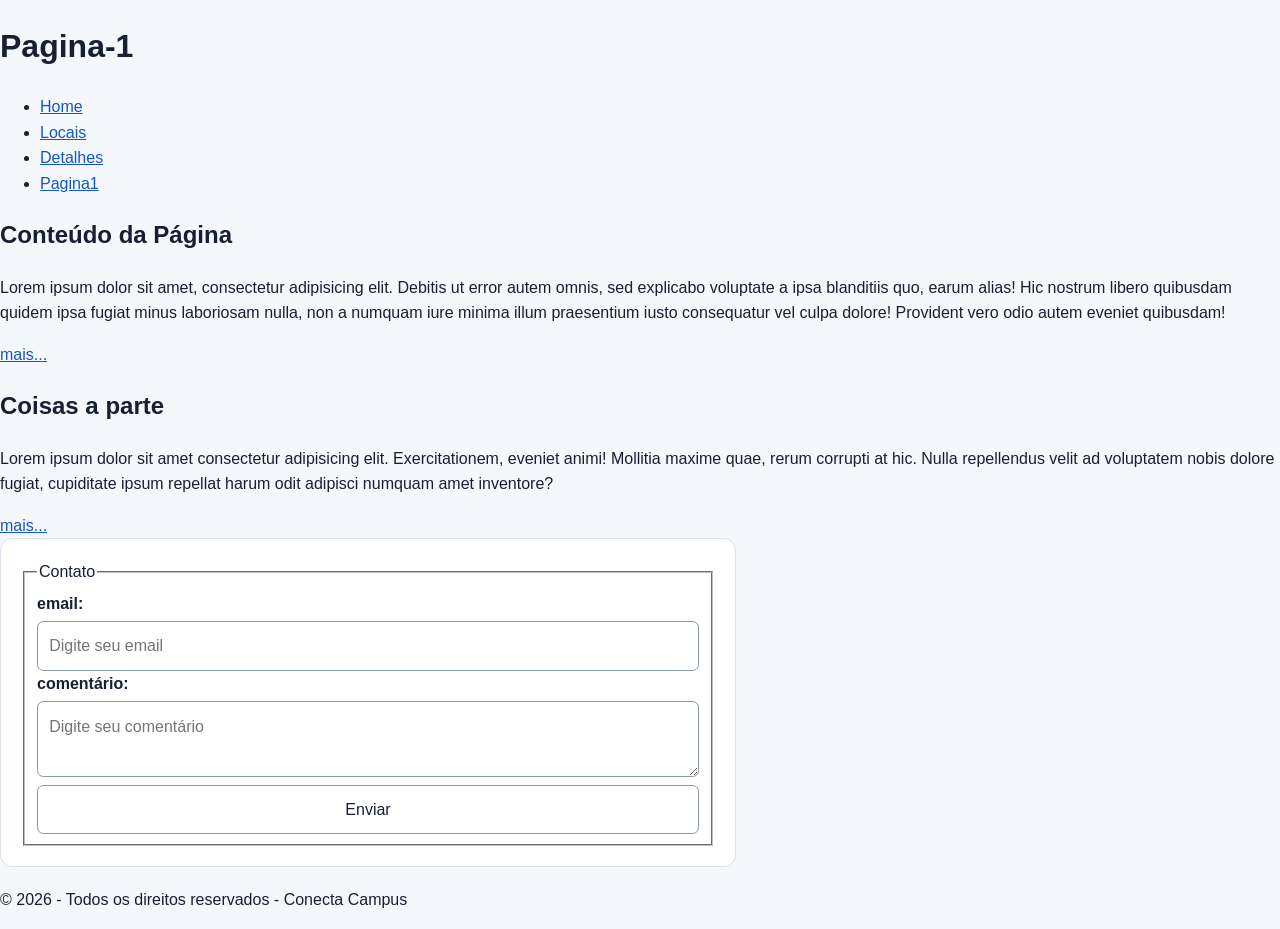
<file: paginas/pagina1.html>
<!doctype html>
<html lang="pt-br">
  <head>
    <meta charset="UTF-8" />
    <meta name="viewport" content="width=device-width, initial-scale=1.0" />
    <title>Conecta Campus</title>
    <link rel="stylesheet" href="../css/style.css">
  </head>

  <body>
    <header>
      <h1>Pagina-1</h1>
      <nav>

        <ul>
            <li><a href="../index.html">Home</a></li>
            <li><a href="../locais.html">Locais</a></li>
            <li><a href="../detalhes.html">Detalhes</a></li>
            <li><a href="./pagina1.html">Pagina1</a></li>
        </ul>

    </nav>
    </header>

    <main>
      <section>
        <h2>Conteúdo da Página</h2>
        <p>
          Lorem ipsum dolor sit amet, consectetur adipisicing elit. Debitis ut
          error autem omnis, sed explicabo voluptate a ipsa blanditiis quo,
          earum alias! Hic nostrum libero quibusdam quidem ipsa fugiat minus
          laboriosam nulla, non a numquam iure minima illum praesentium iusto
          consequatur vel culpa dolore! Provident vero odio autem eveniet
          quibusdam!
        </p>
        <a href="#">mais...</a>
      </section>
      <article>
        <h2>Coisas a parte</h2>
        <p>
          Lorem ipsum dolor sit amet consectetur adipisicing elit.
          Exercitationem, eveniet animi! Mollitia maxime quae, rerum corrupti at
          hic. Nulla repellendus velit ad voluptatem nobis dolore fugiat,
          cupiditate ipsum repellat harum odit adipisci numquam amet inventore?
        </p>
        <a href="#">mais...</a>
      </article>
    </main>

    <footer>
      <div>
        <form>
          <fieldset>
            <legend>Contato</legend>

            <label for="">email:</label>
            <input type="email" name="email" placeholder="Digite seu email" />

            <label for="">comentário:</label>
            <textarea
              name="comentario"
              placeholder="Digite seu comentário"
            ></textarea>

            <input type="submit" name="enviar" value="Enviar" />
          </fieldset>
        </form>
      </div>
      <p>&copy; 2026 - Todos os direitos reservados - Conecta Campus</p>
    </footer>
  </body>
</html>
</file>
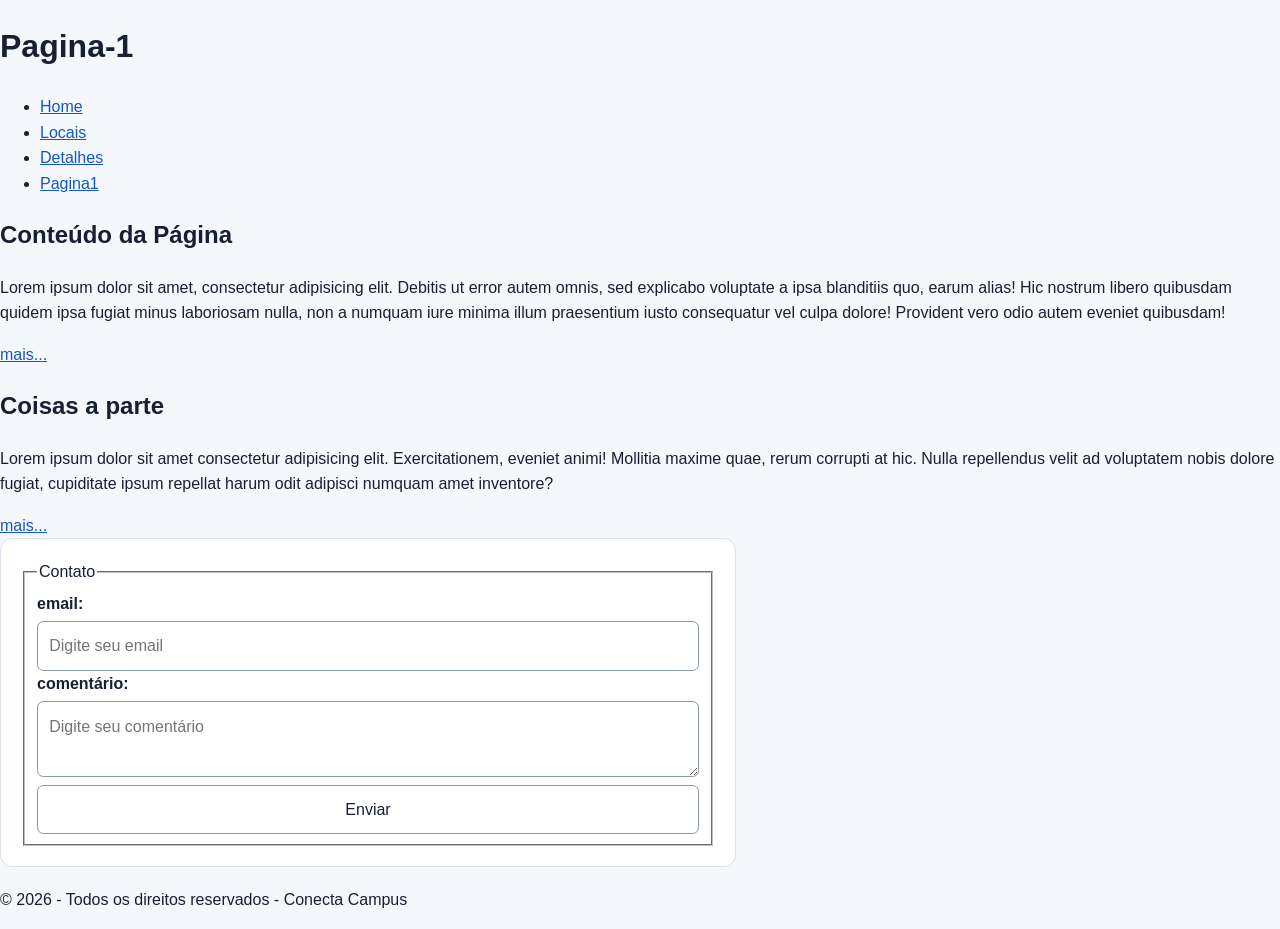
<file: páginas/pagina1.html>
<!doctype html>
<html lang="pt-br">

<head>
  <meta charset="UTF-8" />
  <meta name="viewport" content="width=device-width, initial-scale=1.0" />
  <title>Conecta Campus</title>
  <link rel="stylesheet" href="../css/style.css">
</head>

<body>
  <header>
    <h1>Pagina-1</h1>
    <nav>

      <ul>
        <li><a href="../index.html">Home</a></li>
        <li><a href="../locais.html">Locais</a></li>
        <li><a href="../detalhes.html">Detalhes</a></li>
        <li><a href="./pagina1.html">Pagina1</a></li>
      </ul>

    </nav>
  </header>

  <main>
    <section>
      <h2>Conteúdo da Página</h2>
      <p>
        Lorem ipsum dolor sit amet, consectetur adipisicing elit. Debitis ut
        error autem omnis, sed explicabo voluptate a ipsa blanditiis quo,
        earum alias! Hic nostrum libero quibusdam quidem ipsa fugiat minus
        laboriosam nulla, non a numquam iure minima illum praesentium iusto
        consequatur vel culpa dolore! Provident vero odio autem eveniet
        quibusdam!
      </p>
      <a href="#">mais...</a>
    </section>
    <article>
      <h2>Coisas a parte</h2>
      <p>
        Lorem ipsum dolor sit amet consectetur adipisicing elit.
        Exercitationem, eveniet animi! Mollitia maxime quae, rerum corrupti at
        hic. Nulla repellendus velit ad voluptatem nobis dolore fugiat,
        cupiditate ipsum repellat harum odit adipisci numquam amet inventore?
      </p>
      <a href="#">mais...</a>
    </article>
  </main>

  <footer>
    <div>
      <form>
        <fieldset>
          <legend>Contato</legend>

          <label for="">email:</label>
          <input type="email" name="email" placeholder="Digite seu email" />

          <label for="">comentário:</label>
          <textarea name="comentario" placeholder="Digite seu comentário"></textarea>

          <input type="submit" name="enviar" value="Enviar" />
        </fieldset>
      </form>
    </div>
    <p>&copy; 2026 - Todos os direitos reservados - Conecta Campus</p>
  </footer>
</body>

</html>
</file>
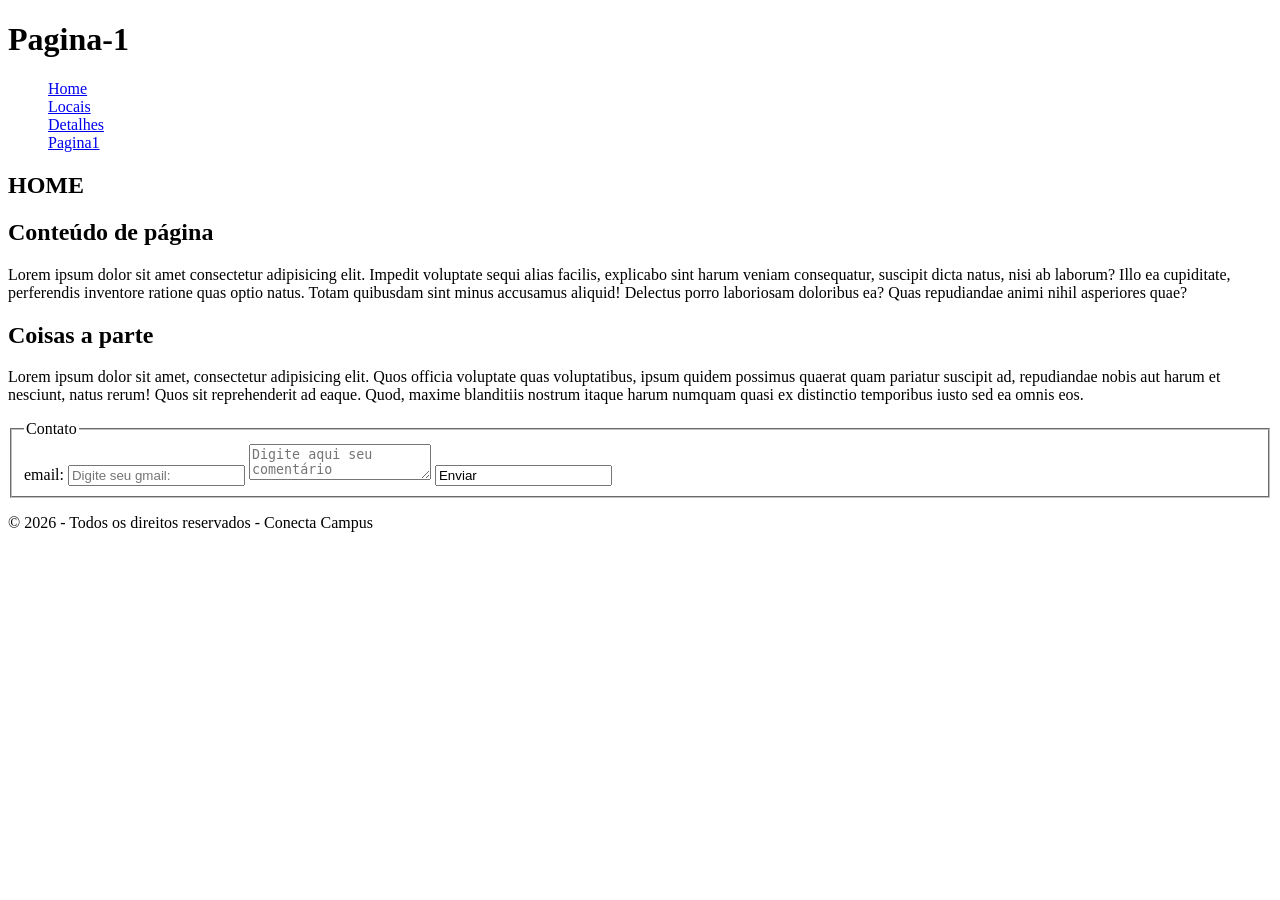
<file: Páginas/pagina1.html>
<!DOCTYPE html>
<html lang="pt-br">

<head>
    <meta charset="UTF-8">
    <meta name="viewport" content="width=device-width, initial-scale=1.0">
    <title>Conecta Campus</title>
</head>

<body>
    <header>
        <h1>Pagina-1</h1>
        <nav>

            <ul style="list-style-type: none">
                <li><a href="../index.html">Home</a></li>
                <li><a href="../locais.html">Locais</a></li>
                <li><a href="../detalhes.html">Detalhes</a></li>
                <li><a href="./pagina1.html">Pagina1</a></li>
            </ul>

        </nav>
        <h2> HOME </h2>
    
    </header>
    <main>
        <section>
            <h2> Conteúdo de página </h2>
            <p> Lorem ipsum dolor sit amet consectetur adipisicing elit. Impedit voluptate sequi alias facilis, explicabo sint harum veniam consequatur, suscipit dicta natus, nisi ab laborum? Illo ea cupiditate, perferendis inventore ratione quas optio natus. Totam quibusdam sint minus accusamus aliquid! Delectus porro laboriosam doloribus ea? Quas repudiandae animi nihil asperiores quae? </p>
            <a href=""></a>
        </section>
        <article>
            <h2> Coisas a parte </h2>
            <p> Lorem ipsum dolor sit amet, consectetur adipisicing elit. Quos officia voluptate quas voluptatibus, ipsum quidem possimus quaerat quam pariatur suscipit ad, repudiandae nobis aut harum et nesciunt, natus rerum! Quos sit reprehenderit ad eaque. Quod, maxime blanditiis nostrum itaque harum numquam quasi ex distinctio temporibus iusto sed ea omnis eos.</p>
            <a href=""></a>
        </article>
    </main>
    <footer>
        <div>
            <form>
                <fieldset>
                    <legend>Contato</legend>
                    
                    <label for="">email:</label>
                    <input type="email" name="email" placeholder="Digite seu gmail: ">
    
                    <textarea name="comentário" placeholder="Digite aqui seu comentário"></textarea>
                    <input type="subimit" name="Enviar" value="Enviar">
                </fieldset>

            </form>
        </div>
        <p>&copy; 2026 - Todos os direitos reservados - Conecta Campus</p>
    </footer>
</body>

</html>
</file>
<file: css/style.css>
@import url("./break-point.css");

/*
RM575069-GABRIELY SANTOS MOREIRA

*/

html {
    font-size: 16px;
    --cor-fundo: #f4f7fb;
    --cor-superficie: #ffffff;
    --cor-texto: #172033;
    --cor-primaria: #1457c5;
    --cor-primaria-escura: #0b2f6b;
    --cor-borda: #d8e2ee;
    --cor-erro: #b42318;
    --cor-sucesso: #067647;
}

* {
    box-sizing: border-box;
}

body {
    margin: 0;
    background: var(--cor-fundo);
    color: var(--cor-texto);
    font-family: Arial, Helvetica, sans-serif;
    font-size: 1rem;
    line-height: 1.6;
}

img {
    display: block;
    width: 100%;
    height: auto;
}

a {
    color: var(--cor-primaria);
}

a:hover {
    color: var(--cor-primaria-escura);
}

a:focus-visible,
button:focus-visible,
input:focus-visible,
select:focus-visible,
textarea:focus-visible {
    outline: 0.2rem solid #f2b705;
    outline-offset: 0.15rem;
}

.container {
    width: 92%;
    max-width: 70rem;
    margin-left: auto;
    margin-right: auto;
}

.cabecalho {
    background: var(--cor-superficie);
    border-bottom: 0.0625rem solid var(--cor-borda);
    padding-top: 1rem;
    padding-bottom: 1rem;
}

.marca {
    display: inline-block;
    margin-bottom: 0.75rem;
    color: var(--cor-primaria-escura);
    font-size: 1.35rem;
    font-weight: 700;
    text-decoration: none;
}

.botao-menu {
    display: none;
}

/* TODO v0.5: estilizar o botão e controlar a navegação no celular. */

.menu {
    margin: 0;
    padding: 0;
    list-style: none;
}

.menu li {
    margin-bottom: 0.35rem;
}

.menu a {
    display: block;
    padding: 0.55rem 0.7rem;
    border-radius: 0.4rem;
    text-decoration: none;
}

.menu a:hover,
.menu a[aria-current="page"] {
    background: #eaf2ff;
    text-decoration: underline;
}

.hero {
    padding-top: 3rem;
    padding-bottom: 3rem;
    background: #eaf2ff;
}

.hero h1 {
    max-width: 18ch;
    margin-top: 0.35rem;
    font-size: 2rem;
    line-height: 1.15;
}

.etiqueta {
    color: var(--cor-primaria-escura);
    font-weight: 700;
}

.botao {
    display: inline-block;
    border: 0;
    border-radius: 0.5rem;
    padding: 0.75rem 1rem;
    background: var(--cor-primaria);
    color: #ffffff;
    font: inherit;
    font-weight: 700;
    text-decoration: none;
    cursor: pointer;
}

.botao:hover {
    background: var(--cor-primaria-escura);
    color: #ffffff;
}

.secao {
    padding-top: 2rem;
    padding-bottom: 2rem;
}

.cartao,
.local-resumo,
.integrante,
form {
    margin-bottom: 1.25rem;
    overflow: hidden;
    border: 0.0625rem solid var(--cor-borda);
    border-radius: 0.75rem;
    background: var(--cor-superficie);
}

.cartao-conteudo,
.local-resumo,
.integrante,
form {
    padding: 1.25rem;
}

.imagem-detalhe,
.integrante img {
    max-width: 38rem;
    border-radius: 0.75rem;
}

.campo-formulario {
    margin-bottom: 1rem;
}

label {
    display: block;
    margin-bottom: 0.3rem;
    font-weight: 700;
}

input,
select,
textarea {
    width: 100%;
    border: 0.0625rem solid #8b98a8;
    border-radius: 0.4rem;
    padding: 0.7rem;
    background: #ffffff;
    color: var(--cor-texto);
    font: inherit;
}

textarea {
    resize: vertical;
}

.campo-invalido {
    border-color: var(--cor-erro);
}

.mensagem-erro {
    display: block;
    min-height: 1.4rem;
    margin-top: 0.2rem;
    color: var(--cor-erro);
    font-weight: 700;
}

.mensagem-status {
    min-height: 1.5rem;
    margin-bottom: 0;
    font-weight: 700;
}

.mensagem-status.sucesso {
    color: var(--cor-sucesso);
}

.mensagem-status.erro {
    color: var(--cor-erro);
}

.rodape {
    padding-top: 1.2rem;
    padding-bottom: 1.2rem;
    background: var(--cor-primaria-escura);
    color: #ffffff;
}





/* TODO v0.5: criar o menu mobile antes de iniciar Flexbox. */
/* TODO v0.5: refatorar o cabeçalho com Flexbox. */
/* TODO v0.5: substituir os cartões em inline-block por CSS Grid. */
</file>
